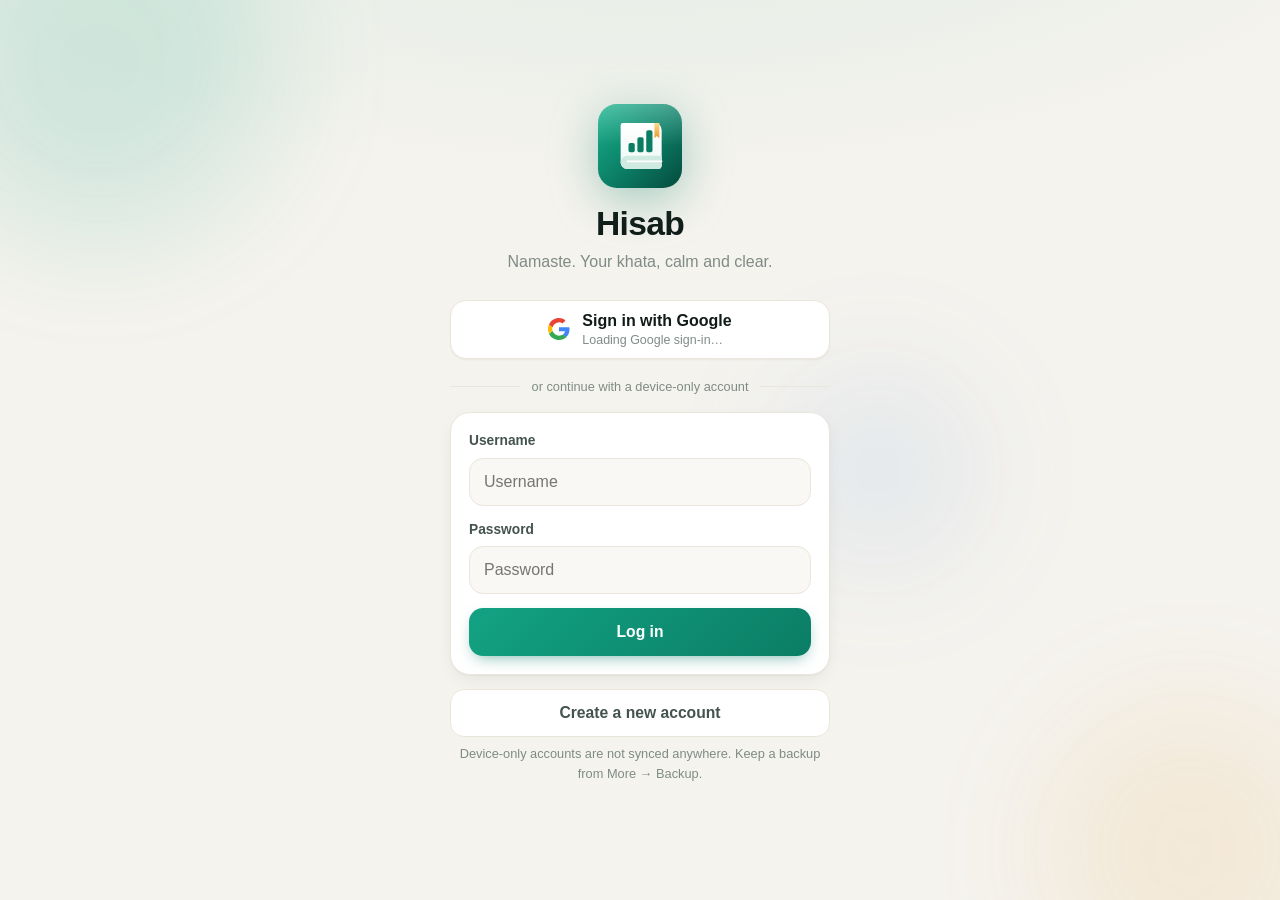
<file: index.html>
<!DOCTYPE html>
<html lang="en">
<head>
<meta charset="UTF-8">
<meta name="viewport" content="width=device-width, initial-scale=1, viewport-fit=cover">
<meta name="theme-color" content="#0b7d65" media="(prefers-color-scheme: light)">
<meta name="theme-color" content="#0b1210" media="(prefers-color-scheme: dark)">
<meta name="description" content="Hisab — a calm, offline-first khata (ledger) book with clear analytics for personal and small-business use.">
<meta name="apple-mobile-web-app-capable" content="yes">
<meta name="apple-mobile-web-app-title" content="Hisab">
<title>Hisab — Khata Book</title>
<link rel="icon" href="assets/logo.svg" type="image/svg+xml">
<link rel="icon" href="assets/favicon-32.png" sizes="32x32" type="image/png">
<link rel="apple-touch-icon" href="assets/apple-touch-icon.png">
<link rel="manifest" href="manifest.webmanifest">
<script>
/* Apply the saved theme before first paint (no flash). */
try { var t = localStorage.getItem('hisab_theme'); if (t === 'light' || t === 'dark') document.documentElement.setAttribute('data-theme', t); } catch (e) {}
</script>
<link rel="stylesheet" href="css/styles.css">
</head>
<body>
<div id="app">

  <!-- Create account -->
  <section id="view-create" class="view" hidden>
    <div class="auth-bg" aria-hidden="true"><span></span><span></span><span></span></div>
    <div class="center-wrap">
      <div class="brand">
        <img class="logo" src="assets/logo.svg" alt="Hisab logo" width="84" height="84">
        <h1>Hisab</h1>
        <p class="muted">Create your own khata in seconds.</p>
      </div>
      <button class="google-btn" id="google-btn-create" type="button">
        <span class="g-logo"><svg viewBox="0 0 24 24" aria-hidden="true"><path fill="#4285F4" d="M23.5 12.3c0-.9-.1-1.5-.3-2.3H12v4.5h6.5c-.1 1.1-.8 2.7-2.4 3.8l3.6 2.8c2.2-2 3.8-5 3.8-8.8z"/><path fill="#34A853" d="M12 24c3.2 0 6-1.1 8-2.9l-3.8-3c-1 .7-2.4 1.2-4.2 1.2-3.2 0-6-2.2-7-5.1l-3.9 3C3.2 21.5 7.3 24 12 24z"/><path fill="#FBBC05" d="M5 14.2c-.2-.7-.4-1.4-.4-2.2s.1-1.5.4-2.2L1.1 6.9C.4 8.5 0 10.2 0 12s.4 3.5 1.1 5l3.9-2.8z"/><path fill="#EA4335" d="M12 4.7c1.8 0 3 .8 3.7 1.4l3.3-3.2C17.9 1.1 15.2 0 12 0 7.3 0 3.2 2.5 1.1 7l3.9 3c1-2.9 3.8-5.3 7-5.3z"/></svg></span>
        <span class="g-text"><span class="g-title">Sign in with Google</span><span class="g-sub" id="google-sub-create">Syncs across your devices</span></span>
      </button>
      <p class="fineprint center" id="google-note-create" hidden></p>
      <div class="divider"><span>or create a device-only account</span></div>
      <form id="create-form" class="card form" autocomplete="off">
        <label>Username
          <input id="create-username" type="text" required minlength="3" maxlength="24" placeholder="e.g. kaza" autocomplete="username">
        </label>
        <label>Nickname <span class="muted">(optional — what we call you)</span>
          <input id="create-nickname" type="text" maxlength="30" placeholder="e.g. Kaji Dai">
        </label>
        <label>Password
          <input id="create-password" type="password" required minlength="4" maxlength="64" placeholder="Choose a password" autocomplete="new-password">
        </label>
        <label>Confirm password
          <input id="create-password2" type="password" required minlength="4" maxlength="64" placeholder="Repeat the password" autocomplete="new-password">
        </label>
        <label>Currency
          <select id="create-currency" class="field"></select>
        </label>
        <button class="btn primary block" type="submit">Create account</button>
        <p id="create-error" class="error" hidden></p>
      </form>
      <p class="center" style="margin-top:14px"><button class="btn ghost block" id="show-login" type="button">Back to log in</button></p>
      <p class="fineprint center">Device-only accounts live only in this browser. Use More → Backup to keep them safe.</p>
    </div>
  </section>

  <!-- Login -->
  <section id="view-login" class="view" hidden>
    <div class="auth-bg" aria-hidden="true"><span></span><span></span><span></span></div>
    <div class="center-wrap">
      <div class="brand">
        <img class="logo" src="assets/logo.svg" alt="Hisab logo" width="84" height="84">
        <h1>Hisab</h1>
        <p class="muted">Namaste. Your khata, calm and clear.</p>
      </div>
      <div id="continue-as-wrap" hidden>
        <button class="google-btn" id="continue-as-btn" type="button"></button>
      </div>
      <button class="google-btn" id="google-btn-login" type="button">
        <span class="g-logo"><svg viewBox="0 0 24 24" aria-hidden="true"><path fill="#4285F4" d="M23.5 12.3c0-.9-.1-1.5-.3-2.3H12v4.5h6.5c-.1 1.1-.8 2.7-2.4 3.8l3.6 2.8c2.2-2 3.8-5 3.8-8.8z"/><path fill="#34A853" d="M12 24c3.2 0 6-1.1 8-2.9l-3.8-3c-1 .7-2.4 1.2-4.2 1.2-3.2 0-6-2.2-7-5.1l-3.9 3C3.2 21.5 7.3 24 12 24z"/><path fill="#FBBC05" d="M5 14.2c-.2-.7-.4-1.4-.4-2.2s.1-1.5.4-2.2L1.1 6.9C.4 8.5 0 10.2 0 12s.4 3.5 1.1 5l3.9-2.8z"/><path fill="#EA4335" d="M12 4.7c1.8 0 3 .8 3.7 1.4l3.3-3.2C17.9 1.1 15.2 0 12 0 7.3 0 3.2 2.5 1.1 7l3.9 3c1-2.9 3.8-5.3 7-5.3z"/></svg></span>
        <span class="g-text"><span class="g-title">Sign in with Google</span><span class="g-sub" id="google-sub-login">Syncs across your devices</span></span>
      </button>
      <p class="fineprint center" id="google-note-login" hidden></p>
      <div class="divider"><span>or continue with a device-only account</span></div>
      <form id="login-form" class="card form" autocomplete="off">
        <label>Username
          <input id="login-username" type="text" required maxlength="24" placeholder="Username" autocomplete="username">
        </label>
        <label>Password
          <input id="login-password" type="password" required maxlength="64" placeholder="Password" autocomplete="current-password">
        </label>
        <button class="btn primary block" type="submit">Log in</button>
        <p id="login-error" class="error" hidden></p>
      </form>
      <p class="center" style="margin-top:14px"><button class="btn ghost block" id="show-create" type="button">Create a new account</button></p>
      <p class="fineprint center">Device-only accounts are not synced anywhere. Keep a backup from More → Backup.</p>
    </div>
  </section>

  <!-- Main app -->
  <section id="view-main" class="view" hidden>
    <header class="topbar">
      <div class="topbar-inner">
        <div class="topbar-row">
          <div class="brand-inline"><img class="logo-sm" src="assets/logo.svg" alt="" width="34" height="34"><div>Hisab<small id="portal-caption">Personal khata</small></div></div>
          <span class="spacer"></span>
          <span id="sync-pill" class="sync-pill" hidden></span>
          <button id="sync-now-btn" class="icon-btn sync-btn" title="Sync now" aria-label="Sync now" hidden><svg viewBox="0 0 24 24" fill="none" stroke="currentColor" stroke-width="2" stroke-linecap="round" stroke-linejoin="round" aria-hidden="true"><path d="M21 12a9 9 0 1 1-2.64-6.36"/><polyline points="21 3 21 9 15 9"/></svg></button>
          <button id="user-chip" class="user-chip" title="Profile &amp; account"></button>
        </div>
        <div class="segmented portal-switch" id="portal-switch" role="tablist" aria-label="Portal">
          <span class="thumb" aria-hidden="true"></span>
          <button id="portal-personal" class="portal-btn" data-portal="personal" role="tab">Personal</button>
          <button id="portal-business" class="portal-btn" data-portal="business" role="tab">Business</button>
        </div>
      </div>
    </header>

    <main class="content">
      <section id="tab-dashboard" class="tab" hidden></section>
      <section id="tab-entries" class="tab" hidden></section>
      <section id="tab-balances" class="tab" hidden></section>
      <section id="tab-vendors" class="tab" hidden></section>
      <section id="tab-more" class="tab" hidden></section>
    </main>

    <button id="fab" class="fab" aria-label="Add entry"></button>

    <nav class="bottomnav" aria-label="Sections">
      <button class="nav-btn" data-tab="dashboard"><span class="nav-ico"></span><span>Home</span></button>
      <button class="nav-btn" data-tab="entries"><span class="nav-ico"></span><span>Entries</span></button>
      <button class="nav-btn" data-tab="balances"><span class="nav-ico"></span><span>Balances</span></button>
      <button class="nav-btn" data-tab="vendors"><span class="nav-ico"></span><span>Vendors</span></button>
      <button class="nav-btn" data-tab="more"><span class="nav-ico"></span><span>More</span></button>
    </nav>
  </section>

  <!-- Entry add/edit sheet -->
  <div id="entry-modal" class="modal" hidden>
    <div class="sheet card" role="dialog" aria-modal="true" aria-labelledby="entry-modal-title">
      <div class="sheet-head">
        <h2 id="entry-modal-title">New entry</h2>
        <button class="icon-btn" id="entry-close" aria-label="Close" type="button"></button>
      </div>
      <form id="entry-form" autocomplete="off">
        <div class="type-grid" id="type-grid"></div>
        <div class="row2">
          <label class="amount-field">Amount
            <span class="cur">Rs</span>
            <input id="f-amount" type="number" required min="1" step="1" inputmode="numeric" placeholder="0">
          </label>
          <label>Date &amp; time
            <input id="f-when" type="datetime-local" required>
          </label>
        </div>
        <label>Description
          <input id="f-desc" type="text" required maxlength="80" placeholder="e.g. Rice, lentils, oil">
        </label>
        <label id="f-category-wrap">Category
          <select id="f-category" class="field"></select>
          <input id="f-category-new" type="text" maxlength="30" placeholder="New category name" hidden style="margin-top:8px">
        </label>
        <label><span id="f-party-label">Shop / vendor</span>
          <select id="f-party" class="field"></select>
          <input id="f-party-new" type="text" maxlength="60" placeholder="New vendor name" hidden style="margin-top:8px">
        </label>
        <label>Note <span class="muted">(optional)</span>
          <input id="f-note" type="text" maxlength="120" placeholder="Anything to remember">
        </label>
        <div class="form-actions">
          <button type="button" class="btn danger-ghost" id="entry-delete" hidden>Delete</button>
          <span class="spacer"></span>
          <button type="button" class="btn ghost" id="entry-cancel">Cancel</button>
          <button type="submit" class="btn primary">Save</button>
        </div>
      </form>
    </div>
  </div>

  <!-- Generic confirm dialog -->
  <div id="confirm-modal" class="modal" hidden>
    <div class="sheet card narrow" role="alertdialog" aria-modal="true" aria-labelledby="confirm-title">
      <h2 id="confirm-title">Are you sure?</h2>
      <p class="muted" id="confirm-text"></p>
      <div class="form-actions">
        <span class="spacer"></span>
        <button class="btn ghost" id="confirm-no" type="button">Cancel</button>
        <button class="btn danger" id="confirm-yes" type="button">Confirm</button>
      </div>
    </div>
  </div>

  <!-- Profile / account sheet -->
  <div id="account-modal" class="modal" hidden>
    <div class="sheet card narrow" role="dialog" aria-modal="true" aria-labelledby="account-title">
      <div class="sheet-head">
        <h2 id="account-title">Profile</h2>
        <button class="icon-btn" id="account-close" aria-label="Close" type="button"></button>
      </div>
      <div class="profile-edit">
        <span class="avatar lg" id="account-avatar">?</span>
        <div><div class="e-desc" id="account-name">—</div>
        <div class="em" id="account-sub">Signed in on this device</div></div>
      </div>
      <form id="nickname-form" class="inline-form" autocomplete="off">
        <label>Nickname
          <input id="account-nickname" class="field" type="text" maxlength="30" placeholder="What should Hisab call you?">
        </label>
        <button type="submit" class="btn primary" id="account-nickname-save">Save</button>
      </form>
      <p class="hint" id="nickname-hint">Shown in greetings and on the top bar. Leave empty to use your account name.</p>
      <button type="button" class="btn primary block" id="account-reconnect" style="margin-top:14px" hidden>Sync now</button>
      <p class="hint" id="offline-ready" style="margin-top:10px">Offline app: checking…</p>
      <div class="form-actions" style="margin-top:18px">
        <button type="button" class="btn ghost" id="account-switch">Switch account</button>
        <span class="spacer"></span>
        <button type="button" class="btn danger-ghost" id="account-logout">Log out</button>
      </div>
    </div>
  </div>

  <!-- Currency picker -->
  <div id="currency-modal" class="modal" hidden>
    <div class="sheet card narrow" role="dialog" aria-modal="true" aria-labelledby="currency-title">
      <div class="sheet-head">
        <h2 id="currency-title">Choose currency</h2>
        <button class="icon-btn" id="currency-close" aria-label="Close" type="button"></button>
      </div>
      <input id="currency-search" class="field" type="search" placeholder="Search name or code…" autocomplete="off" aria-label="Search currencies">
      <div id="currency-list" class="currency-list" role="listbox" aria-label="Currencies"></div>
    </div>
  </div>

  <!-- Vendor statement -->
  <div id="vendor-modal" class="modal" hidden>
    <div class="sheet card" role="dialog" aria-modal="true" aria-labelledby="vendor-title">
      <div class="sheet-head">
        <h2 id="vendor-title">Vendor</h2>
        <button class="icon-btn" id="vendor-close" aria-label="Close" type="button"></button>
      </div>
      <div id="vendor-body"></div>
    </div>
  </div>

  <!-- Add vendor -->
  <div id="vendor-add-modal" class="modal" hidden>
    <div class="sheet card narrow" role="dialog" aria-modal="true" aria-labelledby="va-title">
      <div class="sheet-head">
        <h2 id="va-title">Add vendor</h2>
        <button class="icon-btn" id="va-close" aria-label="Close" type="button"></button>
      </div>
      <form id="va-form" class="form" autocomplete="off">
        <label>Vendor name
          <input id="va-name" type="text" maxlength="60" placeholder="e.g. Bhatbhateni" autocomplete="off">
        </label>
        <div class="form-actions">
          <span class="spacer"></span>
          <button type="button" class="btn ghost" id="va-cancel">Cancel</button>
          <button type="submit" class="btn primary">Add vendor</button>
        </div>
      </form>
    </div>
  </div>

  <!-- Print / Save as PDF: statement options -->
  <div id="report-modal" class="modal" hidden>
    <div class="sheet card" role="dialog" aria-modal="true" aria-labelledby="report-title">
      <div class="sheet-head">
        <h2 id="report-title">Print statement</h2>
        <button class="icon-btn" id="report-close" aria-label="Close" type="button"></button>
      </div>
      <p class="hint" style="margin:-6px 2px 14px">Choose what goes on the page. In the next screen pick <b>Save as PDF</b> for a file, or a printer.</p>
      <form id="report-form" autocomplete="off">
        <div class="row2">
          <label>Khata
            <select id="r-portal" class="field">
              <option value="personal">Personal</option>
              <option value="business">Business</option>
            </select>
          </label>
          <label>Period
            <select id="r-period" class="field">
              <option value="month">This month</option>
              <option value="lastmonth">Last month</option>
              <option value="30d">Last 30 days</option>
              <option value="3m">Last 3 months</option>
              <option value="year">This year</option>
              <option value="all">All time</option>
              <option value="custom">Custom dates…</option>
            </select>
          </label>
        </div>
        <div class="row2" id="r-custom" hidden>
          <label>From <input id="r-from" type="date"></label>
          <label>To <input id="r-to" type="date"></label>
        </div>
        <label>Person / shop
          <select id="r-party" class="field"></select>
        </label>
        <label>Entry type
          <select id="r-type" class="field"></select>
        </label>
        <label>Contains text <span class="muted">(optional)</span>
          <input id="r-q" type="text" maxlength="60" placeholder="e.g. rice, rent">
        </label>
        <div class="check-list">
          <label class="check"><input type="checkbox" id="r-summary" checked> Summary &amp; totals by type</label>
          <label class="check"><input type="checkbox" id="r-balances" checked> Outstanding balances</label>
          <label class="check"><input type="checkbox" id="r-sign"> Signature lines</label>
        </div>
        <p class="hint" id="r-count" aria-live="polite"></p>
        <div class="form-actions">
          <span class="spacer"></span>
          <button type="button" class="btn ghost" id="report-cancel">Cancel</button>
          <button type="submit" class="btn primary" id="report-print">Print / Save PDF</button>
        </div>
      </form>
    </div>
  </div>

  <div id="toast" class="toast" role="status" aria-live="polite" hidden></div>
  <input type="file" id="import-file" accept="application/json" hidden>
</div>
<!-- The printable statement is built here; only visible when printing. -->
<div id="print-root"></div>
<script src="https://accounts.google.com/gsi/client" async defer></script>
<script src="js/config.js"></script>
<script src="js/drive.js"></script>
<script src="js/app.js"></script>
<script>
/* Offline support: cache the app shell so Hisab opens without internet.
 * Registration runs on load AND whenever the app becomes visible, because
 * home-screen (PWA) launches often resume a warm page with no fresh load
 * event — without the visible-retry the installer might never get a chance. */
var __lastSWReg = 0;
function registerSW() {
  if (!('serviceWorker' in navigator)) return;
  var now = Date.now();
  if (now - __lastSWReg < 60000) return; /* don't hammer the update check */
  __lastSWReg = now;
  try {
    var p = navigator.serviceWorker.register('sw.js');
    if (p && typeof p.catch === 'function') p.catch(function (err) {
      if (window.console && console.warn) console.warn('Hisab offline support unavailable:', err);
    });
  } catch (err) {
    if (window.console && console.warn) console.warn('Hisab offline support unavailable:', err);
  }
}
/* Register right away — do NOT wait for window 'load'. A slow third-party
 * iframe (Google's silent sign-in) can delay 'load' indefinitely, and
 * home-screen launches often resume a warm page with no 'load' at all.
 * The 'load' + visibility listeners below are just backups. */
registerSW();
if ('serviceWorker' in navigator) {
  window.addEventListener('load', registerSW);
  document.addEventListener('visibilitychange', function () {
    if (!document.hidden) registerSW();
  });
}
/* Self-heal: if the browser evicted the saved offline copy (storage
 * pressure), the installer can still report "ready" while a fresh launch
 * offline fails. When online, check the shell is really cached — if not,
 * ask the active worker to save it again. */
function healOfflineCache() {
  try {
    if (!('serviceWorker' in navigator) || !('caches' in window)) return;
    if (!navigator.onLine) return;
    caches.match('index.html').then(function (hit) {
      if (hit) return;
      navigator.serviceWorker.getRegistration().then(function (reg) {
        var w = reg && reg.active;
        if (w && typeof w.postMessage === 'function') {
          try { w.postMessage({ type: 'recache' }); } catch (e) { /* ignore */ }
        }
      }).catch(function () { /* ignore */ });
    }).catch(function () { /* ignore */ });
  } catch (e) { /* ignore */ }
}
setTimeout(healOfflineCache, 8000);
</script>
</body>
</html>
</file>
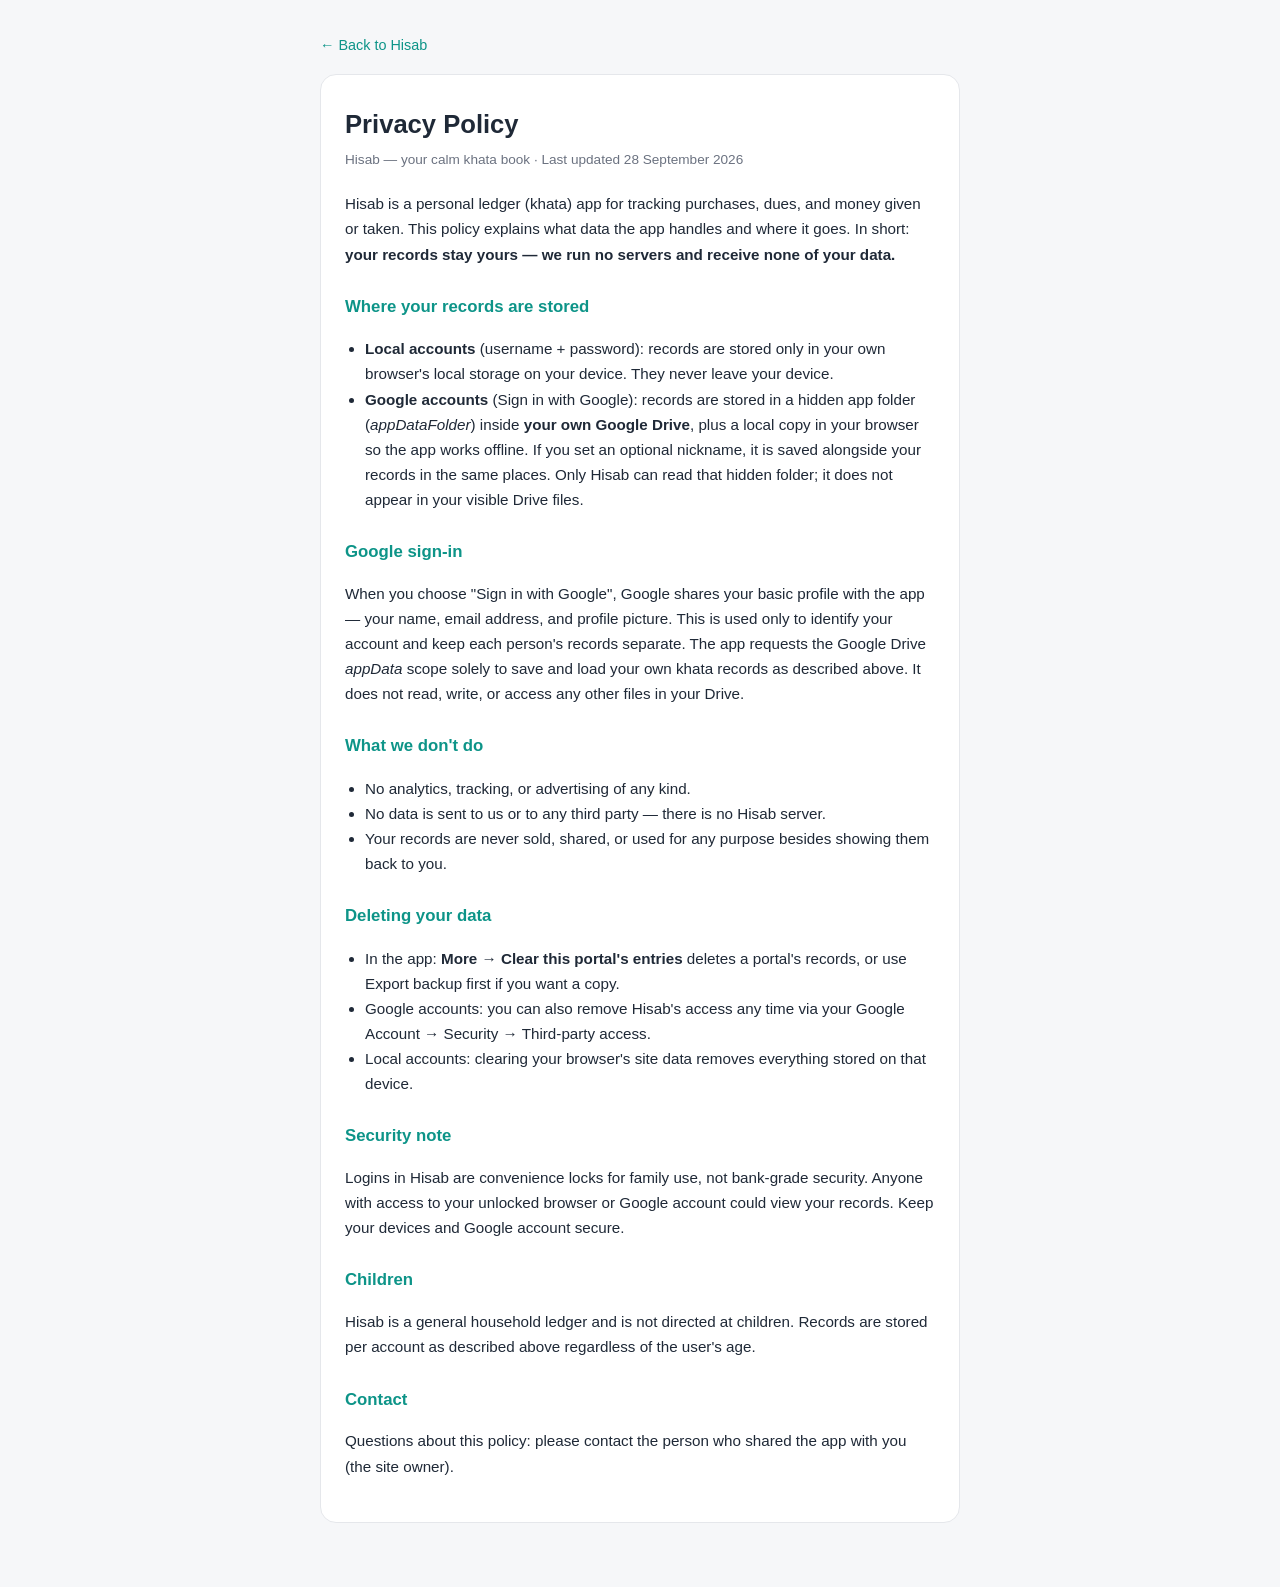
<file: privacy.html>
<!DOCTYPE html>
<html lang="en">
<head>
<meta charset="UTF-8">
<meta name="viewport" content="width=device-width, initial-scale=1.0">
<link rel="icon" href="assets/logo.svg" type="image/svg+xml">
<title>Privacy Policy — Hisab</title>
<style>
  :root { --ink:#1f2937; --muted:#6b7280; --accent:#0d9488; --bg:#f6f7f9; --card:#ffffff; --line:#e5e7eb; }
  * { box-sizing:border-box; }
  body { margin:0; background:var(--bg); color:var(--ink);
         font-family:-apple-system,BlinkMacSystemFont,"Segoe UI",Roboto,"Helvetica Neue",Arial,sans-serif;
         line-height:1.65; }
  .wrap { max-width:680px; margin:0 auto; padding:32px 20px 64px; }
  .card { background:var(--card); border:1px solid var(--line); border-radius:16px; padding:28px 24px; }
  h1 { font-size:1.6rem; margin:0 0 4px; }
  .updated { color:var(--muted); font-size:.85rem; margin-bottom:20px; }
  h2 { font-size:1.05rem; margin:26px 0 8px; color:var(--accent); }
  p, li { font-size:.95rem; }
  ul { padding-left:20px; }
  a { color:var(--accent); }
  .back { display:inline-block; margin-bottom:16px; font-size:.9rem; text-decoration:none; }
</style>
</head>
<body>
<div class="wrap">
  <a class="back" href="index.html">← Back to Hisab</a>
  <div class="card">
    <h1>Privacy Policy</h1>
    <div class="updated">Hisab — your calm khata book · Last updated 28 September 2026</div>

    <p>Hisab is a personal ledger (khata) app for tracking purchases, dues, and money given or taken. This policy explains what data the app handles and where it goes. In short: <strong>your records stay yours — we run no servers and receive none of your data.</strong></p>

    <h2>Where your records are stored</h2>
    <ul>
      <li><strong>Local accounts</strong> (username + password): records are stored only in your own browser's local storage on your device. They never leave your device.</li>
      <li><strong>Google accounts</strong> (Sign in with Google): records are stored in a hidden app folder (<em>appDataFolder</em>) inside <strong>your own Google Drive</strong>, plus a local copy in your browser so the app works offline. If you set an optional nickname, it is saved alongside your records in the same places. Only Hisab can read that hidden folder; it does not appear in your visible Drive files.</li>
    </ul>

    <h2>Google sign-in</h2>
    <p>When you choose "Sign in with Google", Google shares your basic profile with the app — your name, email address, and profile picture. This is used only to identify your account and keep each person's records separate. The app requests the Google Drive <em>appData</em> scope solely to save and load your own khata records as described above. It does not read, write, or access any other files in your Drive.</p>

    <h2>What we don't do</h2>
    <ul>
      <li>No analytics, tracking, or advertising of any kind.</li>
      <li>No data is sent to us or to any third party — there is no Hisab server.</li>
      <li>Your records are never sold, shared, or used for any purpose besides showing them back to you.</li>
    </ul>

    <h2>Deleting your data</h2>
    <ul>
      <li>In the app: <strong>More → Clear this portal's entries</strong> deletes a portal's records, or use Export backup first if you want a copy.</li>
      <li>Google accounts: you can also remove Hisab's access any time via your Google Account → Security → Third-party access.</li>
      <li>Local accounts: clearing your browser's site data removes everything stored on that device.</li>
    </ul>

    <h2>Security note</h2>
    <p>Logins in Hisab are convenience locks for family use, not bank-grade security. Anyone with access to your unlocked browser or Google account could view your records. Keep your devices and Google account secure.</p>

    <h2>Children</h2>
    <p>Hisab is a general household ledger and is not directed at children. Records are stored per account as described above regardless of the user's age.</p>

    <h2>Contact</h2>
    <p>Questions about this policy: please contact the person who shared the app with you (the site owner).</p>
  </div>
</div>
</body>
</html>
</file>
<file: css/styles.css>
/* =========================================================================
 * Hisab — premium, calm khata book.
 * Mobile-first, zero dependencies, system fonts, light + dark themes.
 * ========================================================================= */

:root{
  color-scheme:light;
  --bg:#f5f3ee;
  --bg-tint:rgba(18,163,131,.10);
  --surface:#ffffff;
  --surface-2:#faf8f4;
  --surface-3:#f1eee7;
  --ink:#111b18;
  --ink-2:#44534e;
  --muted:#7f8b86;
  --line:#ebe6dc;
  --line-2:#f2eee7;
  --accent:#0b7d65;
  --accent-2:#12a383;
  --accent-ink:#075e4c;
  --accent-soft:#e2f3ed;
  --gold:#e59a2f;
  --gold-soft:#fbf0dc;
  --danger:#c4432f;
  --danger-soft:#fbe9e5;
  --pos:#0b7d65;
  --neg:#c4432f;
  --glass:rgba(255,255,255,.78);
  --glass-line:rgba(17,27,24,.07);
  --scrim:rgba(10,20,17,.42);

  /* chart series — validated (dataviz validator, light surface) */
  --s-in:#0f9b7a;
  --s-out:#e0643a;
  --t1:#2a78d6; --t2:#eb6834; --t3:#1baf7a; --t4:#eda100; --t5:#e87ba4; --t6:#008300; --t7:#7c5cd6;

  --radius:20px;
  --radius-sm:14px;
  --shadow-sm:0 1px 2px rgba(17,27,24,.05);
  --shadow:0 1px 2px rgba(17,27,24,.04),0 6px 20px -6px rgba(17,27,24,.10);
  --shadow-lg:0 2px 6px rgba(17,27,24,.06),0 24px 48px -12px rgba(17,27,24,.22);
  --tap:48px;
  --ease:cubic-bezier(.2,.8,.2,1);
  --ease-spring:cubic-bezier(.34,1.56,.64,1);
  --font:-apple-system,BlinkMacSystemFont,"SF Pro Text","Segoe UI Variable Text","Segoe UI",Inter,Roboto,"Noto Sans","Helvetica Neue",sans-serif;
}

@media (prefers-color-scheme:dark){
  :root:not([data-theme="light"]){
    color-scheme:dark;
    --bg:#0b1210; --bg-tint:rgba(35,180,143,.10);
    --surface:#121b18; --surface-2:#16211e; --surface-3:#1c2925;
    --ink:#ecf2ef; --ink-2:#b3c0bb; --muted:#7c8a85;
    --line:#223029; --line-2:#1a2622;
    --accent:#23b48f; --accent-2:#2fcba2; --accent-ink:#62d8b6; --accent-soft:#12302a;
    --gold:#f0b050; --gold-soft:#34281a;
    --danger:#ef6b57; --danger-soft:#3a1d19; --pos:#4fd1ab; --neg:#ef7d6b;
    --glass:rgba(18,27,24,.78); --glass-line:rgba(255,255,255,.06); --scrim:rgba(0,0,0,.6);
    --s-in:#1ba583; --s-out:#e56a3e;
    --t1:#3987e5; --t2:#d95926; --t3:#199e70; --t4:#c98500; --t5:#d55181; --t6:#008300; --t7:#a58cf0;
    --shadow-sm:0 1px 2px rgba(0,0,0,.3);
    --shadow:0 1px 2px rgba(0,0,0,.3),0 8px 24px -8px rgba(0,0,0,.5);
    --shadow-lg:0 2px 6px rgba(0,0,0,.4),0 24px 48px -12px rgba(0,0,0,.7);
  }
}
:root[data-theme="dark"]{
  color-scheme:dark;
  --bg:#0b1210; --bg-tint:rgba(35,180,143,.10);
  --surface:#121b18; --surface-2:#16211e; --surface-3:#1c2925;
  --ink:#ecf2ef; --ink-2:#b3c0bb; --muted:#7c8a85;
  --line:#223029; --line-2:#1a2622;
  --accent:#23b48f; --accent-2:#2fcba2; --accent-ink:#62d8b6; --accent-soft:#12302a;
  --gold:#f0b050; --gold-soft:#34281a;
  --danger:#ef6b57; --danger-soft:#3a1d19; --pos:#4fd1ab; --neg:#ef7d6b;
  --glass:rgba(18,27,24,.78); --glass-line:rgba(255,255,255,.06); --scrim:rgba(0,0,0,.6);
  --s-in:#1ba583; --s-out:#e56a3e;
  --t1:#3987e5; --t2:#d95926; --t3:#199e70; --t4:#c98500; --t5:#d55181; --t6:#008300; --t7:#a58cf0;
  --shadow-sm:0 1px 2px rgba(0,0,0,.3);
  --shadow:0 1px 2px rgba(0,0,0,.3),0 8px 24px -8px rgba(0,0,0,.5);
  --shadow-lg:0 2px 6px rgba(0,0,0,.4),0 24px 48px -12px rgba(0,0,0,.7);
}

*{box-sizing:border-box;-webkit-tap-highlight-color:transparent}
html,body{margin:0;padding:0;overflow-x:hidden;overflow-x:clip}
body{
  background:var(--bg);
  background-image:radial-gradient(1200px 520px at 50% -180px,var(--bg-tint),transparent 70%);
  background-attachment:fixed;
  color:var(--ink);
  font-family:var(--font);
  font-size:16px;line-height:1.5;
  min-height:100dvh;
  -webkit-font-smoothing:antialiased;
  transition:background-color .35s var(--ease),color .35s var(--ease);
}
h1,h2,h3{margin:0;line-height:1.2;letter-spacing:-.02em}
h1{font-size:2rem;font-weight:800} h2{font-size:1.2rem;font-weight:750} h3{font-size:1rem;font-weight:700}
p{margin:.4em 0}
a{color:var(--accent)}
.muted{color:var(--muted)} .center{text-align:center}
.fineprint{font-size:.8rem;color:var(--muted);line-height:1.55}
.error{color:var(--danger);font-size:.9rem;margin:10px 0 0}
.spacer{flex:1}
.num{font-variant-numeric:tabular-nums}

#app{min-height:100dvh;position:relative}
.view{min-height:100dvh;display:flex;flex-direction:column}
[hidden]{display:none!important}

/* ================= auth screens ================= */
.auth-bg{position:fixed;inset:0;pointer-events:none;overflow:hidden;z-index:0}
.auth-bg span{position:absolute;border-radius:50%;filter:blur(60px);opacity:.55;animation:float 16s ease-in-out infinite}
.auth-bg span:nth-child(1){width:360px;height:360px;background:rgba(18,163,131,.28);top:-120px;left:-80px}
.auth-bg span:nth-child(2){width:300px;height:300px;background:rgba(229,154,47,.20);bottom:-100px;right:-60px;animation-delay:-5s}
.auth-bg span:nth-child(3){width:220px;height:220px;background:rgba(42,120,214,.14);top:40%;left:60%;animation-delay:-9s}
@keyframes float{0%,100%{transform:translate(0,0) scale(1)}50%{transform:translate(30px,24px) scale(1.08)}}

.center-wrap{position:relative;z-index:1;margin:auto;width:100%;max-width:420px;padding:40px 20px 48px}
.center-wrap > *{animation:rise .7s var(--ease) both}
.center-wrap > *:nth-child(2){animation-delay:.06s}
.center-wrap > *:nth-child(3){animation-delay:.12s}
.center-wrap > *:nth-child(4){animation-delay:.18s}
.center-wrap > *:nth-child(5){animation-delay:.24s}
.center-wrap > *:nth-child(n+6){animation-delay:.3s}
.brand{text-align:center;margin-bottom:26px}
.brand .logo{width:84px;height:84px;margin:0 auto 16px;display:block;filter:drop-shadow(0 12px 24px rgba(11,125,101,.35));animation:pop .8s var(--ease-spring) both}
.brand h1{font-size:2.1rem}
.brand p{margin-top:6px}
@keyframes pop{from{transform:scale(.6) rotate(-8deg);opacity:0}to{transform:none;opacity:1}}

.logo-sm{width:34px;height:34px;display:block;flex:none;filter:drop-shadow(0 4px 10px rgba(11,125,101,.3))}
.brand-inline{display:flex;align-items:center;gap:10px;font-size:1.2rem;font-weight:800;letter-spacing:-.02em}
.brand-inline small{display:block;font-size:.68rem;font-weight:600;color:var(--muted);letter-spacing:.02em;margin-top:-2px}

.card{
  background:var(--surface);border:1px solid var(--line);
  border-radius:var(--radius);box-shadow:var(--shadow);
  padding:18px;
  transition:background-color .35s var(--ease),border-color .35s var(--ease);
}

/* ================= forms ================= */
.form label,.sheet label{display:block;margin:0 0 14px;font-weight:650;font-size:.86rem;color:var(--ink-2)}
.form input,.sheet input,.field{
  width:100%;margin-top:6px;padding:12px 14px;min-height:var(--tap);
  border:1.5px solid var(--line);border-radius:14px;font-size:1rem;
  background:var(--surface-2);color:var(--ink);font-family:inherit;
  transition:border-color .2s,box-shadow .2s,background-color .2s;
}
.form input:hover,.sheet input:hover{border-color:color-mix(in srgb,var(--accent) 30%,var(--line))}
input:focus,select:focus{outline:none;border-color:var(--accent);box-shadow:0 0 0 4px color-mix(in srgb,var(--accent) 18%,transparent);background:var(--surface)}
button:focus-visible,a:focus-visible{outline:2px solid var(--accent);outline-offset:2px}
.row2{display:grid;grid-template-columns:1fr 1fr;gap:12px}
.form-actions{display:flex;gap:10px;margin-top:8px;align-items:center}

.btn{
  border:0;border-radius:14px;padding:12px 18px;min-height:var(--tap);
  font-size:.98rem;font-weight:700;cursor:pointer;font-family:inherit;
  display:inline-flex;align-items:center;justify-content:center;gap:8px;
  transition:transform .15s var(--ease),background-color .2s,box-shadow .2s,opacity .2s;
}
.btn:active{transform:scale(.97)}
.btn svg{width:18px;height:18px}
.btn.primary{background:linear-gradient(135deg,var(--accent-2),var(--accent));color:#fff;box-shadow:0 6px 16px -6px rgba(11,125,101,.6)}
.btn.primary:hover{box-shadow:0 10px 22px -8px rgba(11,125,101,.7)}
.btn.ghost{background:var(--surface);color:var(--ink-2);border:1.5px solid var(--line)}
.btn.ghost:hover{background:var(--surface-2)}
.btn.danger{background:var(--danger);color:#fff}
.btn.danger-ghost{background:transparent;color:var(--danger);border:1.5px solid var(--danger-soft)}
.btn.small{min-height:38px;padding:8px 14px;font-size:.88rem;border-radius:12px}
.btn.block{width:100%}
.btn:disabled{opacity:.5;cursor:default;transform:none}

/* ================= Google sign-in ================= */
.google-btn{
  width:100%;background:var(--surface);border:1.5px solid var(--line);border-radius:16px;
  min-height:56px;font-family:inherit;cursor:pointer;color:var(--ink);
  display:flex;align-items:center;justify-content:center;gap:12px;
  padding:10px 16px;font-size:1rem;margin-bottom:8px;box-shadow:var(--shadow-sm);
  transition:transform .15s var(--ease),box-shadow .2s,border-color .2s;
}
.google-btn:hover:not(:disabled){box-shadow:var(--shadow);border-color:color-mix(in srgb,var(--accent) 30%,var(--line))}
.google-btn:active:not(:disabled){transform:scale(.98)}
.google-btn:disabled{opacity:.8;cursor:default}
.google-btn .g-logo svg{width:22px;height:22px;display:block}
.google-btn .g-text{text-align:left;line-height:1.3}
.google-btn .g-title{font-weight:700;display:block}
.google-btn .g-sub{font-weight:400;font-size:.78rem;color:var(--muted);display:block}
.google-btn .g-avatar{width:34px;height:34px;border-radius:50%;object-fit:cover;flex:none}
.divider{display:flex;align-items:center;gap:12px;color:var(--muted);font-size:.8rem;margin:18px 0 16px}
.divider::before,.divider::after{content:'';flex:1;height:1px;background:var(--line)}

/* ================= top bar ================= */
.topbar{
  position:sticky;top:0;z-index:20;
  background:var(--glass);backdrop-filter:saturate(1.6) blur(16px);-webkit-backdrop-filter:saturate(1.6) blur(16px);
  border-bottom:1px solid var(--glass-line);
}
.topbar-inner{max-width:1120px;margin:0 auto;padding:12px 16px 12px;display:flex;flex-direction:column;gap:12px}
.topbar-row{display:flex;align-items:center;gap:10px}
.user-chip{
  border:1px solid var(--line);background:var(--surface);border-radius:999px;
  padding:4px 12px 4px 4px;font-weight:700;font-size:.88rem;color:var(--ink);
  display:flex;align-items:center;gap:8px;cursor:pointer;font-family:inherit;max-width:180px;
  transition:box-shadow .2s,transform .15s var(--ease);
}
.user-chip:hover{box-shadow:var(--shadow)}
.user-chip:active{transform:scale(.97)}
.user-chip span.nm{overflow:hidden;text-overflow:ellipsis;white-space:nowrap}
.chip-avatar{width:30px;height:30px;border-radius:50%;object-fit:cover;flex:none}

.avatar{
  width:42px;height:42px;border-radius:50%;
  background:linear-gradient(135deg,hsl(var(--h,160) 55% 55%),hsl(calc(var(--h,160) + 30) 60% 38%));
  color:#fff;display:flex;align-items:center;justify-content:center;font-weight:800;font-size:1rem;flex:0 0 auto;
  overflow:hidden;
}
.avatar.sm{width:30px;height:30px;font-size:.8rem}
.avatar.lg{width:72px;height:72px;font-size:1.6rem;box-shadow:0 10px 24px -8px rgba(0,0,0,.35)}
.avatar img{width:100%;height:100%;object-fit:cover;display:block}

/* portal segmented control with sliding thumb */
.segmented{
  position:relative;display:grid;grid-auto-flow:column;grid-auto-columns:1fr;
  background:var(--surface-3);border-radius:14px;padding:4px;gap:0;isolation:isolate;
}
.segmented .thumb{
  position:absolute;top:4px;bottom:4px;left:4px;border-radius:10px;background:var(--surface);
  box-shadow:0 1px 2px rgba(0,0,0,.08),0 4px 12px -4px rgba(0,0,0,.16);z-index:-1;
  transition:transform .45s var(--ease-spring),width .3s var(--ease);
}
.segmented button{
  border:0;background:transparent;border-radius:10px;padding:8px 10px;min-height:40px;
  font-size:.9rem;font-weight:700;color:var(--muted);cursor:pointer;font-family:inherit;
  transition:color .25s;display:flex;align-items:center;justify-content:center;gap:6px;white-space:nowrap;
}
.segmented button svg{width:16px;height:16px}
.segmented button.active{color:var(--ink)}
.segmented.sm button{min-height:34px;font-size:.8rem;padding:6px 8px}

/* ================= sync pill ================= */
.sync-pill{
  display:inline-flex;align-items:center;justify-content:center;gap:7px;
  font-size:.72rem;font-weight:700;letter-spacing:.01em;
  border:1px solid var(--line);border-radius:999px;padding:6px 12px;min-width:92px;
  background:var(--surface);color:var(--ink-2);white-space:nowrap;
  box-shadow:var(--shadow-sm);
}
.sync-pill .dot{width:8px;height:8px;border-radius:50%;background:var(--muted);flex:none}
.sync-pill .txt{overflow:hidden;text-overflow:ellipsis;white-space:nowrap;min-width:0}
.sync-pill.ok{background:var(--accent-soft);border-color:transparent;color:var(--accent-ink)}
.sync-pill.ok .dot{background:var(--accent)}
.sync-pill.busy{background:var(--gold-soft);border-color:transparent;color:var(--ink-2)}
.sync-pill.busy .dot{background:var(--gold);animation:pulse 1s infinite}
.sync-pill.warn{background:var(--gold-soft);border-color:transparent;color:var(--ink-2)}
.sync-pill.warn .dot{background:var(--gold)}
.sync-pill.bad{background:var(--danger-soft);border-color:transparent;color:var(--danger);cursor:pointer}
.sync-pill.bad .dot{background:var(--danger)}
@keyframes pulse{50%{opacity:.25}}

.icon-btn{
  width:40px;height:40px;border-radius:12px;border:1px solid var(--line);
  background:var(--surface);display:inline-flex;align-items:center;justify-content:center;cursor:pointer;color:var(--ink-2);
  transition:background-color .2s,transform .15s var(--ease);
}
.icon-btn:hover{background:var(--surface-2)}
.icon-btn:active{transform:scale(.94)}
.icon-btn svg{width:20px;height:20px}
/* Dashboard sync button: compact, spins while a sync is running. */
.sync-btn{width:36px;height:36px;border-radius:11px}
.sync-btn.spin{pointer-events:none;opacity:.75}
.sync-btn.spin svg{animation:syncrot 1.1s linear infinite;transform-origin:center}

/* ============ mobile topbar: compact, no layout shift ============
 * Phones (<=520px) get a fixed-width sync pill with short labels, an
 * avatar-only account chip, and tighter spacing — the row fits 360px
 * screens and never jumps when the sync state changes. */
@media (max-width:520px){
  .topbar-inner{padding:10px 12px 10px;gap:10px}
  .topbar-row{gap:8px}
  .brand-inline{font-size:1.02rem;gap:8px}
  .brand-inline .logo-sm{width:28px;height:28px}
  .brand-inline small{font-size:.62rem}
  .sync-pill{
    min-width:0;width:92px;flex:none;padding:6px 8px;gap:6px;
    font-size:.68rem;justify-content:center;
  }
  .sync-btn{width:34px;height:34px;flex:none}
  .user-chip{max-width:none;padding:4px;gap:0;flex:none}
  .user-chip span.nm{display:none}
  /* Phones: the frosted-glass blur on the sticky topbar + bottom nav makes
   * the page shimmer/jitter while scrolling on mobile GPUs. Solid bar. */
  .topbar,.bottomnav{
    backdrop-filter:none;-webkit-backdrop-filter:none;background:var(--surface);
  }
}
@keyframes syncrot{to{transform:rotate(360deg)}}

/* ================= layout ================= */
.content{flex:1;width:100%;max-width:1120px;margin:0 auto;padding:18px 16px 190px}
.tab{display:flex;flex-direction:column;gap:14px}
.tab.anim > *{animation:rise .55s var(--ease) both;animation-delay:calc(var(--i,0) * 45ms)}
@keyframes rise{from{opacity:0;transform:translateY(14px)}to{opacity:1;transform:none}}
@keyframes fade{from{opacity:0}to{opacity:1}}

.section-title{display:flex;align-items:center;justify-content:space-between;gap:10px;font-size:.78rem;font-weight:800;text-transform:uppercase;letter-spacing:.07em;color:var(--muted);margin:10px 4px -4px}
.section-title .link{font-size:.8rem;text-transform:none;letter-spacing:0;font-weight:700;color:var(--accent);background:none;border:0;cursor:pointer;font-family:inherit;padding:4px}

/* ================= dashboard ================= */
.greet{display:flex;align-items:center;justify-content:space-between;gap:12px;flex-wrap:wrap}
.greet h2{font-size:1.5rem;font-weight:800;display:flex;align-items:center;gap:8px}
.greet .edit-name{border:0;background:var(--surface-3);color:var(--ink-2);width:28px;height:28px;border-radius:9px;display:inline-flex;align-items:center;justify-content:center;cursor:pointer;transition:background-color .2s,transform .15s}
.greet .edit-name:hover{background:var(--accent-soft);color:var(--accent-ink)}
.greet .edit-name svg{width:14px;height:14px}
.greet p{margin:2px 0 0}
.period-wrap{min-width:280px;flex:0 1 380px}

.dash-grid{display:grid;grid-template-columns:1fr;gap:14px}
.dash-grid > *{min-width:0}
@media (min-width:960px){
  .dash-grid{grid-template-columns:repeat(12,1fr);gap:16px}
  .span-12{grid-column:span 12}.span-8{grid-column:span 8}.span-7{grid-column:span 7}
  .span-6{grid-column:span 6}.span-5{grid-column:span 5}.span-4{grid-column:span 4}
}

.hero{
  position:relative;overflow:hidden;border-radius:24px;padding:22px 22px 18px;color:#fff;
  background:linear-gradient(135deg,#12a383 0%,#0b7d65 45%,#064c3d 100%);
  box-shadow:0 18px 40px -18px rgba(11,125,101,.75);
}
.hero::before{content:'';position:absolute;width:320px;height:320px;border-radius:50%;right:-120px;top:-160px;background:radial-gradient(circle,rgba(255,255,255,.22),transparent 65%)}
.hero::after{content:'';position:absolute;inset:0;background:linear-gradient(115deg,transparent 35%,rgba(255,255,255,.10) 50%,transparent 65%);transform:translateX(-100%);animation:sheen 3.2s 0.6s var(--ease) both}
@keyframes sheen{to{transform:translateX(100%)}}
.hero .k{font-size:.8rem;font-weight:700;opacity:.85;letter-spacing:.02em;display:flex;align-items:center;gap:8px}
.hero .v{font-size:clamp(2.2rem,8vw,3rem);font-weight:800;letter-spacing:-.03em;line-height:1.1;margin-top:6px;font-variant-numeric:tabular-nums}
.hero .sub{display:flex;gap:18px;flex-wrap:wrap;margin-top:14px;position:relative;z-index:1}
.hero .sub div{font-size:.78rem;opacity:.85}
.hero .sub b{display:block;font-size:1.02rem;opacity:1;font-weight:750;font-variant-numeric:tabular-nums}
.hero .spark{position:relative;height:56px;margin:12px -4px -4px}
.hero .spark svg{width:100%;height:100%;display:block;overflow:visible}
.delta{display:inline-flex;align-items:center;gap:3px;font-size:.74rem;font-weight:800;padding:3px 8px;border-radius:999px;white-space:nowrap}
.delta svg{width:12px;height:12px}
.delta.good{background:color-mix(in srgb,var(--pos) 14%,transparent);color:var(--pos)}
.delta.bad{background:color-mix(in srgb,var(--neg) 14%,transparent);color:var(--neg)}
.delta.flat{background:var(--surface-3);color:var(--muted)}
.hero .delta{background:rgba(255,255,255,.18);color:#fff}

.kpi-grid{display:grid;grid-template-columns:1fr 1fr;gap:12px}
@media (min-width:960px){.kpi-grid{grid-template-columns:repeat(4,1fr)}}
.kpi{
  background:var(--surface);border:1px solid var(--line);border-radius:18px;padding:14px 14px 13px;box-shadow:var(--shadow);
  display:flex;flex-direction:column;gap:6px;min-width:0;
  transition:transform .25s var(--ease),box-shadow .25s var(--ease);
}
.kpi:hover{transform:translateY(-2px);box-shadow:var(--shadow-lg)}
.kpi .k{font-size:.76rem;color:var(--muted);font-weight:700;display:flex;align-items:center;gap:7px}
.kpi .k .ico{width:26px;height:26px;border-radius:8px;display:inline-flex;align-items:center;justify-content:center;flex:none}
.kpi .k .ico svg{width:15px;height:15px}
.kpi .v{font-size:1.32rem;font-weight:800;letter-spacing:-.02em;font-variant-numeric:tabular-nums;white-space:nowrap;overflow:hidden;text-overflow:ellipsis}
.kpi .foot{display:flex;align-items:center;gap:6px;font-size:.72rem;color:var(--muted);flex-wrap:wrap}

.panel{background:var(--surface);border:1px solid var(--line);border-radius:var(--radius);box-shadow:var(--shadow);padding:18px;min-width:0}
.panel-head{display:flex;align-items:flex-start;justify-content:space-between;gap:10px;margin-bottom:14px}
.panel-head h3{font-size:1rem}
.panel-head p{margin:2px 0 0;font-size:.8rem;color:var(--muted)}
.legend{display:flex;gap:14px;flex-wrap:wrap;font-size:.78rem;color:var(--ink-2);font-weight:600}
.legend span{display:inline-flex;align-items:center;gap:6px}
.legend i{width:10px;height:10px;border-radius:3px;display:inline-block}

/* position (owe / owed) */
.position .nums{display:grid;grid-template-columns:1fr 1fr;gap:12px}
.position .nums .k{font-size:.76rem;color:var(--muted);font-weight:700}
.position .nums .v{font-size:1.25rem;font-weight:800;font-variant-numeric:tabular-nums;letter-spacing:-.02em}
.position .nums .v.neg{color:var(--neg)} .position .nums .v.pos{color:var(--pos)}
.split{display:flex;height:10px;border-radius:999px;overflow:hidden;margin:14px 0 10px;background:var(--surface-3);gap:2px}
.split i{display:block;height:100%;transform-origin:left;animation:grow-x .9s var(--ease) both}
.split i:first-child{border-radius:999px 0 0 999px}.split i:last-child{border-radius:0 999px 999px 0}
@keyframes grow-x{from{transform:scaleX(0)}to{transform:scaleX(1)}}
.net-line{display:flex;justify-content:space-between;align-items:center;font-size:.85rem;color:var(--ink-2);padding-top:10px;border-top:1px dashed var(--line)}
.net-line b{font-variant-numeric:tabular-nums}

/* column charts (HTML) */
.cols{position:relative;height:190px;display:flex;align-items:stretch;gap:2px;padding-left:44px}
.cols.short{height:130px}
.cols .grid{position:absolute;left:44px;right:0;height:1px;background:var(--line-2)}
.cols .grid.base{background:var(--line)}
.cols .ylab{position:absolute;left:0;width:40px;text-align:right;font-size:.66rem;color:var(--muted);transform:translateY(-50%);font-variant-numeric:tabular-nums}
.cols .slot{flex:1;position:relative;cursor:pointer;min-width:0;border-radius:6px;transition:background-color .15s}
.cols .slot:hover,.cols .slot.hot{background:color-mix(in srgb,var(--ink) 5%,transparent)}
.cols .bar{position:absolute;left:50%;width:min(72%,24px);transform:translateX(-50%);transform-origin:bottom}
.cols .bar.up{border-radius:4px 4px 0 0}
.cols .bar.down{border-radius:0 0 4px 4px;transform-origin:top}
.cols .bar > i{display:block;width:100%;height:100%;border-radius:inherit;background:var(--c);transform-origin:inherit;animation:grow-y .8s var(--ease) both;animation-delay:calc(var(--i,0) * 18ms)}
.cols .bar.dim > i{opacity:.38}
@keyframes grow-y{from{transform:scaleY(0)}to{transform:scaleY(1)}}
.xlabs{display:flex;gap:2px;padding-left:44px;margin-top:6px}
.xlabs span{flex:1;text-align:center;font-size:.66rem;color:var(--muted);white-space:nowrap;min-width:0;overflow:visible}
.bar-cap{position:absolute;left:50%;transform:translateX(-50%);font-size:.68rem;font-weight:800;color:var(--ink);white-space:nowrap;animation:fade .5s .6s both}

.tip{
  position:absolute;z-index:5;pointer-events:none;background:var(--ink);color:var(--bg);
  border-radius:12px;padding:9px 12px;font-size:.76rem;line-height:1.45;min-width:140px;
  box-shadow:var(--shadow-lg);opacity:0;transform:translate(-50%,calc(-100% - 6px)) scale(.96);
  transition:opacity .15s,transform .15s var(--ease);white-space:nowrap
}
.tip.show{opacity:1;transform:translate(-50%,calc(-100% - 10px)) scale(1)}
.tip b{font-weight:800}
.tip .r{display:flex;justify-content:space-between;gap:14px;font-variant-numeric:tabular-nums}
.tip .r i{display:inline-block;width:8px;height:8px;border-radius:2px;margin-right:6px}
.chart-wrap{position:relative}

/* donut */
.donut-wrap{display:grid;grid-template-columns:150px 1fr;gap:18px;align-items:center}
@media (max-width:380px){.donut-wrap{grid-template-columns:1fr;justify-items:center}}
.donut{position:relative;width:150px;height:150px}
.donut svg{width:100%;height:100%;transform:rotate(-90deg);display:block}
.donut circle.seg{fill:none;stroke-width:18;stroke-linecap:butt;animation:dash 1.1s var(--ease) both;transition:stroke-width .2s var(--ease),opacity .2s}
.donut circle.seg.hot{stroke-width:22}
.donut.has-hot circle.seg:not(.hot){opacity:.35}
@keyframes dash{from{stroke-dasharray:0 1000}}
.donut .mid{position:absolute;inset:0;display:flex;flex-direction:column;align-items:center;justify-content:center;text-align:center;pointer-events:none}
.donut .mid b{font-size:1.05rem;font-weight:800;font-variant-numeric:tabular-nums;letter-spacing:-.02em}
.donut .mid span{font-size:.68rem;color:var(--muted);font-weight:700;text-transform:uppercase;letter-spacing:.06em}
.dlist{display:flex;flex-direction:column;gap:2px;width:100%}
.dlist button{display:grid;grid-template-columns:10px 1fr auto auto;gap:10px;align-items:center;border:0;background:none;padding:7px 8px;border-radius:10px;cursor:pointer;font-family:inherit;color:var(--ink);text-align:left;font-size:.84rem;transition:background-color .15s}
.dlist button:hover,.dlist button.hot{background:var(--surface-3)}
.dlist i{width:10px;height:10px;border-radius:3px}
.dlist .p{color:var(--muted);font-size:.74rem;font-weight:700;min-width:34px;text-align:right}
.dlist .a{font-weight:750;font-variant-numeric:tabular-nums}

/* horizontal bars (top people) */
.hbars{display:flex;flex-direction:column;gap:12px}
.hbar{display:grid;grid-template-columns:34px 1fr;gap:10px;align-items:center;cursor:pointer;border:0;background:none;padding:4px;border-radius:12px;font-family:inherit;color:var(--ink);text-align:left;transition:background-color .15s}
.hbar:hover{background:var(--surface-2)}
.hbar .avatar{width:34px;height:34px;font-size:.8rem}
.hbar .row{display:flex;justify-content:space-between;gap:8px;font-size:.85rem;margin-bottom:6px}
.hbar .row b{font-weight:700;white-space:nowrap;overflow:hidden;text-overflow:ellipsis}
.hbar .row span{font-weight:800;font-variant-numeric:tabular-nums;white-space:nowrap}
.hbar .track{height:8px;border-radius:999px;background:var(--surface-3);overflow:hidden}
.hbar .fill{height:100%;border-radius:999px;background:linear-gradient(90deg,var(--accent-2),var(--accent));transform-origin:left;animation:grow-x .9s var(--ease) both;animation-delay:calc(var(--i,0) * 70ms)}
.hbar .meta{font-size:.72rem;color:var(--muted);margin-top:4px}
.hbar .meta .owe{color:var(--neg);font-weight:700}.hbar .meta .owed{color:var(--pos);font-weight:700}

/* highlights */
.hl-grid{display:grid;grid-template-columns:1fr 1fr;gap:10px}
.hl{background:var(--surface-2);border:1px solid var(--line-2);border-radius:14px;padding:12px;min-width:0}
.hl .k{font-size:.7rem;color:var(--muted);font-weight:800;text-transform:uppercase;letter-spacing:.05em}
.hl .v{font-weight:800;font-size:1rem;margin-top:3px;font-variant-numeric:tabular-nums;white-space:nowrap;overflow:hidden;text-overflow:ellipsis}
.hl .s{font-size:.74rem;color:var(--ink-2);line-height:1.4}

.nudge{display:flex;align-items:center;gap:12px;background:var(--gold-soft);border:1px solid color-mix(in srgb,var(--gold) 30%,transparent);border-radius:16px;padding:12px 14px}
.nudge svg{width:22px;height:22px;color:var(--gold);flex:none}
.nudge p{margin:0;font-size:.86rem;flex:1}
.nudge .x{border:0;background:none;color:var(--muted);cursor:pointer;padding:4px;display:flex}
.nudge .x svg{width:16px;height:16px;color:var(--muted)}

/* ================= entries ================= */
.toolbar{display:flex;flex-direction:column;gap:10px}
.search{position:relative}
.search input{padding-left:44px;margin-top:0;background:var(--surface);box-shadow:var(--shadow-sm)}
.search-ico{position:absolute;left:14px;top:50%;transform:translateY(-50%);color:var(--muted);pointer-events:none;display:flex}
.search-ico svg{width:19px;height:19px}
.search .clear{position:absolute;right:8px;top:50%;transform:translateY(-50%);border:0;background:var(--surface-3);color:var(--ink-2);width:28px;height:28px;border-radius:50%;cursor:pointer;display:flex;align-items:center;justify-content:center}
.search .clear svg{width:14px;height:14px}
.chip-row{display:flex;gap:8px;overflow-x:auto;padding:2px 2px 4px;scrollbar-width:none;margin:0 -2px}
.chip-row::-webkit-scrollbar{display:none}
.chip{
  flex:0 0 auto;border:1.5px solid var(--line);background:var(--surface);border-radius:999px;
  padding:7px 14px;font-size:.84rem;font-weight:700;color:var(--ink-2);cursor:pointer;font-family:inherit;min-height:38px;
  display:inline-flex;align-items:center;gap:7px;transition:all .2s var(--ease);
}
.chip i{width:8px;height:8px;border-radius:50%;background:var(--c,var(--muted))}
.chip:hover{border-color:color-mix(in srgb,var(--ink) 20%,var(--line))}
.chip.active{background:var(--ink);border-color:var(--ink);color:var(--bg)}
.summary-line{display:flex;justify-content:space-between;align-items:baseline;padding:2px 4px}
.summary-line .total{font-weight:800;font-size:1.02rem;font-variant-numeric:tabular-nums}

.day-group{display:flex;flex-direction:column}
.day-head{display:flex;justify-content:space-between;align-items:baseline;padding:14px 6px 8px;font-weight:800}
.day-head .d{font-size:.88rem}
.day-head .t{font-size:.84rem;color:var(--ink-2);font-variant-numeric:tabular-nums}
.list-card{background:var(--surface);border:1px solid var(--line);border-radius:18px;box-shadow:var(--shadow);overflow:hidden}
.entry-row{
  display:flex;gap:12px;align-items:center;background:transparent;border:0;
  padding:12px 14px;cursor:pointer;width:100%;text-align:left;font-family:inherit;color:var(--ink);
  transition:background-color .15s;
}
.entry-row + .entry-row{border-top:1px solid var(--line-2)}
.entry-row:hover{background:var(--surface-2)}
.entry-row:active{background:var(--surface-3)}
.e-ico{flex:0 0 40px;width:40px;height:40px;border-radius:12px;display:flex;align-items:center;justify-content:center;
  background:color-mix(in srgb,var(--c) 14%,transparent);color:var(--c)}
.e-ico svg{width:20px;height:20px}
.e-main{flex:1;min-width:0}
.e-desc{display:block;font-weight:700;white-space:nowrap;overflow:hidden;text-overflow:ellipsis}
.e-sub{display:block;font-size:.78rem;color:var(--muted);white-space:nowrap;overflow:hidden;text-overflow:ellipsis}
.e-dt{color:var(--ink-2);font-weight:600;font-variant-numeric:tabular-nums}
.e-amt{font-weight:800;white-space:nowrap;font-variant-numeric:tabular-nums;font-size:.98rem}
.e-amt.out{color:var(--neg)} .e-amt.in{color:var(--pos)}

.t-cash_purchase{--c:var(--t1)} .t-due_purchase{--c:var(--t2)} .t-money_given{--c:var(--t3)}
.t-money_taken{--c:var(--t4)} .t-paid_back{--c:var(--t5)} .t-received_back{--c:var(--t6)}
.t-income{--c:var(--t7)}

.empty{text-align:center;padding:40px 20px;color:var(--muted)}
.empty .em-ico{width:64px;height:64px;border-radius:20px;margin:0 auto 12px;background:var(--surface-3);display:flex;align-items:center;justify-content:center;color:var(--ink-2)}
.empty .em-ico svg{width:30px;height:30px}
.empty p{margin:0 0 4px}
.empty b{color:var(--ink);display:block;font-size:1rem;margin-bottom:2px}

/* ================= balances ================= */
.party-card{
  display:flex;align-items:center;gap:12px;background:transparent;border:0;
  padding:13px 14px;cursor:pointer;width:100%;text-align:left;font-family:inherit;color:var(--ink);
  transition:background-color .15s;
}
.party-card + .party-card{border-top:1px solid var(--line-2)}
.party-card:hover{background:var(--surface-2)}
.bal{font-weight:800;font-size:1.02rem;font-variant-numeric:tabular-nums;white-space:nowrap}
.bal.owe{color:var(--neg)} .bal.owed{color:var(--pos)}
.chev{width:16px;height:16px;color:var(--muted);flex:none}

/* ================= more / settings ================= */
.profile-card{display:flex;align-items:center;gap:16px;padding:20px}
.profile-card .who{flex:1;min-width:0}
.profile-card .who b{display:block;font-size:1.15rem;font-weight:800;white-space:nowrap;overflow:hidden;text-overflow:ellipsis}
.profile-card .who span{display:block;font-size:.8rem;color:var(--muted);white-space:nowrap;overflow:hidden;text-overflow:ellipsis}
.menu-card{display:flex;flex-direction:column;padding:4px 14px}
.menu-item{
  display:flex;align-items:center;gap:14px;padding:14px 2px;border:0;background:none;
  font-size:.98rem;font-weight:650;color:var(--ink);cursor:pointer;font-family:inherit;text-align:left;width:100%;
  transition:opacity .15s;
}
.menu-item + .menu-item,.menu-row + .menu-row{border-top:1px solid var(--line-2)}
.menu-item:hover{opacity:.8}
.menu-item .mi{width:36px;height:36px;border-radius:11px;background:var(--surface-3);display:flex;align-items:center;justify-content:center;flex:none;color:var(--ink-2)}
.menu-item .mi svg{width:19px;height:19px}
.menu-item > span:not(.mi){flex:1}
.menu-item .sub{display:block;font-size:.78rem;color:var(--muted);font-weight:400}
.menu-item.danger-item{color:var(--danger)} .menu-item.danger-item .mi{background:var(--danger-soft);color:var(--danger)}
.menu-row{display:flex;align-items:center;justify-content:space-between;gap:12px;padding:12px 2px}
.menu-row .lbl{font-weight:650}
.menu-row .segmented{min-width:220px}

.user-row{display:flex;align-items:center;gap:12px;padding:12px 4px}
.user-row + .user-row{border-top:1px solid var(--line)}

/* ================= bottom nav + fab ================= */
.bottomnav{
  position:fixed;left:50%;transform:translateX(-50%);
  /* Guaranteed clearance above the system gesture bar: a solid base plus
   * the real safe-area inset when the browser reports one. The plain first
   * line is the fallback if env() is unsupported at all. */
  bottom:20px;
  bottom:calc(20px + env(safe-area-inset-bottom, 0px));
  width:calc(100% - 24px);max-width:440px;
  display:grid;grid-template-columns:repeat(5,1fr);
  background:var(--glass);backdrop-filter:saturate(1.6) blur(18px);-webkit-backdrop-filter:saturate(1.6) blur(18px);
  border:1px solid var(--glass-line);border-radius:24px;padding:6px;z-index:30;box-shadow:var(--shadow-lg);
}
.nav-btn{
  position:relative;border:0;background:none;display:flex;flex-direction:column;align-items:center;gap:2px;
  font-size:.68rem;font-weight:700;color:var(--muted);cursor:pointer;font-family:inherit;padding:8px 4px 6px;min-height:54px;border-radius:18px;
  transition:color .25s;
}
.nav-btn .nav-ico{position:relative;display:flex;align-items:center;justify-content:center;width:52px;height:28px;border-radius:999px;transition:background-color .3s var(--ease)}
.nav-btn .nav-ico::before{content:'';position:absolute;inset:0;border-radius:inherit;background:var(--accent-soft);transform:scaleX(.3);opacity:0;transition:transform .45s var(--ease-spring),opacity .25s}
.nav-btn svg{position:relative;width:22px;height:22px;transition:transform .35s var(--ease-spring)}
.nav-btn.active{color:var(--accent-ink)}
.nav-btn.active .nav-ico::before{transform:scaleX(1);opacity:1}
.nav-btn.active svg{transform:translateY(-1px) scale(1.06)}
.fab{
  position:fixed;bottom:100px;bottom:calc(100px + env(safe-area-inset-bottom, 0px));right:max(18px,calc(50% - 540px));
  width:60px;height:60px;border-radius:20px;border:0;cursor:pointer;
  background:linear-gradient(135deg,var(--accent-2),var(--accent));color:#fff;
  box-shadow:0 12px 28px -8px rgba(11,125,101,.65);z-index:31;display:flex;align-items:center;justify-content:center;
  transition:transform .25s var(--ease-spring),box-shadow .25s;
  animation:pop .6s .2s var(--ease-spring) both;
}
.fab:hover{transform:translateY(-2px) rotate(90deg);box-shadow:0 16px 32px -8px rgba(11,125,101,.7)}
.fab:active{transform:scale(.92)}
.fab svg{width:28px;height:28px;transition:transform .3s var(--ease)}
/* Wide screens: the content column is capped at 1120px and centered, so dock
 * the FAB in the right margin, just outside the content — it never covers
 * list rows there. Narrower screens keep the floating overlay behavior. */
@media (min-width:1180px){
  .fab{right:calc(50% - 560px + 28px)}
}

/* ================= modal sheet ================= */
.modal{position:fixed;inset:0;z-index:50;display:flex;align-items:flex-end;justify-content:center;
  background:var(--scrim);backdrop-filter:blur(3px);-webkit-backdrop-filter:blur(3px);
  opacity:0;transition:opacity .28s var(--ease)}
.modal.open{opacity:1}
.sheet{
  width:100%;max-width:560px;border-radius:26px 26px 0 0;max-height:92dvh;overflow-y:auto;
  padding:10px 20px 24px;padding:10px 20px calc(24px + env(safe-area-inset-bottom, 0px));
  transform:translateY(40px);opacity:.6;transition:transform .42s var(--ease),opacity .3s var(--ease);
  box-shadow:var(--shadow-lg);
}
.modal.open .sheet{transform:none;opacity:1}
.sheet::before{content:'';display:block;width:40px;height:5px;border-radius:99px;background:var(--line);margin:0 auto 12px}
.sheet.narrow{border-radius:24px;margin:0 16px 24px;max-width:420px}
.sheet.narrow::before{display:none}
.sheet.narrow{padding-top:20px}
.sheet-head{display:flex;align-items:center;justify-content:space-between;margin-bottom:14px}
.type-grid{display:grid;grid-template-columns:repeat(3,1fr);gap:8px;margin-bottom:16px}
.type-btn{
  border:1.5px solid var(--line);background:var(--surface-2);border-radius:14px;padding:10px 6px;cursor:pointer;
  display:flex;flex-direction:column;align-items:center;gap:6px;font-size:.74rem;font-weight:700;
  color:var(--ink-2);font-family:inherit;min-height:78px;justify-content:center;text-align:center;
  transition:all .22s var(--ease);
}
.type-btn .e-ico{flex:none;width:34px;height:34px;border-radius:10px}
.type-btn .e-ico svg{width:18px;height:18px}
.type-btn:hover{border-color:color-mix(in srgb,var(--c) 40%,var(--line))}
.type-btn.active{border-color:var(--c);background:color-mix(in srgb,var(--c) 10%,var(--surface));color:var(--ink);transform:translateY(-1px);box-shadow:0 6px 16px -8px var(--c)}
/* 7 types in a 3-column grid: the last one spans the row as a horizontal button. */
.type-btn:last-child{grid-column:1/-1;flex-direction:row;min-height:56px;gap:10px}
.amount-field{position:relative}
.amount-field .cur{position:absolute;left:14px;bottom:13px;font-weight:800;color:var(--muted);font-size:1rem}
.amount-field input{padding-left:44px;font-size:1.25rem;font-weight:800;font-variant-numeric:tabular-nums}

.profile-edit{display:flex;flex-direction:column;align-items:center;gap:10px;margin:4px 0 18px;text-align:center}
.profile-edit .em{font-size:.82rem;color:var(--muted)}
.inline-form{display:flex;gap:8px;align-items:flex-end}
.inline-form label{flex:1;margin:0}
.inline-form .btn{flex:none}
.hint{font-size:.76rem;color:var(--muted);margin:6px 2px 0}

/* ================= toast ================= */
.toast{
  position:fixed;bottom:160px;bottom:calc(160px + env(safe-area-inset-bottom, 0px));left:50%;
  transform:translate(-50%,16px) scale(.96);opacity:0;
  background:var(--ink);color:var(--bg);padding:12px 18px;border-radius:14px;font-size:.9rem;font-weight:650;
  z-index:60;box-shadow:var(--shadow-lg);max-width:min(90vw,420px);text-align:center;
  transition:opacity .25s var(--ease),transform .35s var(--ease-spring);
}
.toast.show{opacity:1;transform:translate(-50%,0) scale(1)}

@media (min-width:700px){
  .modal{align-items:center}
  .sheet{border-radius:26px;margin-bottom:0;transform:translateY(24px) scale(.97)}
  .sheet::before{display:none}
  .sheet{padding-top:20px}
  .content{padding-top:24px}
}

@media (prefers-reduced-motion:reduce){
  *,*::before,*::after{animation-duration:.01ms!important;animation-delay:0ms!important;transition-duration:.01ms!important}
}

/* small additions */
.hero .k svg{width:16px;height:16px}
.wipe{animation:wipe 1.2s .15s var(--ease) both}
@keyframes wipe{from{clip-path:inset(0 100% 0 0)}to{clip-path:inset(0 0 0 0)}}
.link-btn{font-size:.82rem;font-weight:700;color:var(--accent);background:none;border:0;cursor:pointer;font-family:inherit;padding:4px 2px;white-space:nowrap}
.link-btn:hover{text-decoration:underline}

/* ---- refinements ---- */
.panel{container-type:inline-size}
.panel-head{flex-wrap:wrap}
@container (max-width:470px){
  .donut-wrap{grid-template-columns:1fr;justify-items:center}
  .donut{width:170px;height:170px}
}
.dlist button > span:nth-child(2){white-space:nowrap;overflow:hidden;text-overflow:ellipsis}
.dlist .a{white-space:nowrap}
.cols .bar.dim > i{opacity:.45}
.nudge{flex-wrap:wrap}
.nudge p{min-width:180px}
@media (min-width:960px){
  .cols.short{height:230px}
}
@media (min-width:760px){
  .topbar-inner{flex-direction:row;align-items:center;gap:14px}
  .topbar-row{display:contents}
  .topbar-row .brand-inline{order:0}
  .portal-switch{order:1;width:260px;margin-left:18px}
  .topbar-row .spacer{order:2}
  .topbar-row .sync-pill{order:3}
  .topbar-row .sync-btn{order:3}
  .topbar-row .user-chip{order:4}
}
/* Entry sheet: on narrow phones the date+time picker is squeezed next to
 * Amount and its time part gets clipped — stack them full-width instead so
 * both date and time stay visible without opening the picker. */
@media (max-width:520px){
  #entry-form .row2{grid-template-columns:minmax(0,1fr)}
}
.row2{grid-template-columns:minmax(0,1fr) minmax(0,1fr)}
.row2 input{min-width:0}
input[type=number]::-webkit-outer-spin-button,input[type=number]::-webkit-inner-spin-button{-webkit-appearance:none;margin:0}
input[type=number]{-moz-appearance:textfield;appearance:textfield}

/* =========================================================================
 * Print / Save as PDF — statement options sheet + the printed statement.
 * The statement lives in #print-root, hidden on screen. When the user
 * prints, body.print-report swaps the app out for the statement.
 * ========================================================================= */
select.field{
  appearance:none;-webkit-appearance:none;padding-right:40px;cursor:pointer;
  background-image:url("data:image/svg+xml,%3Csvg xmlns='http://www.w3.org/2000/svg' viewBox='0 0 24 24' fill='none' stroke='%237f8b86' stroke-width='2.2' stroke-linecap='round' stroke-linejoin='round'%3E%3Cpath d='M6 9l6 6 6-6'/%3E%3C/svg%3E");
  background-repeat:no-repeat;background-position:right 14px center;background-size:18px;
}
.check-list{display:flex;flex-direction:column;margin:2px 0 10px;padding:2px 14px;border:1.5px solid var(--line);border-radius:14px;background:var(--surface-2)}
.sheet label.check{display:flex;align-items:center;gap:12px;margin:0;padding:11px 0;font-weight:600;color:var(--ink);cursor:pointer}
.sheet label.check + label.check{border-top:1px solid var(--line-2)}
.sheet .check input{width:20px;height:20px;min-height:0;margin:0;padding:0;flex:none;accent-color:var(--accent);cursor:pointer}
#r-count{margin:0 2px 6px;font-weight:650;color:var(--ink-2)}
.link-btn svg{width:15px;height:15px;vertical-align:-3px;margin-right:4px}
.sl-left{display:inline-flex;align-items:center;gap:12px}

#print-root{display:none}
@media print{
  @page{
    size:A4;margin:12mm 11mm 14mm;
    @bottom-right{content:"Page " counter(page) " of " counter(pages);font-size:8pt;color:#7f8b86}
  }
  body.print-report{background:#fff!important;background-image:none!important;color:#111b18}
  body.print-report #app{display:none!important}
  body.print-report #print-root{display:block!important}
}

.rp{font-family:var(--font);color:#111b18;background:#fff;font-size:9.5pt;line-height:1.4;-webkit-print-color-adjust:exact;print-color-adjust:exact}
.rp *{box-sizing:border-box}
.rp h1,.rp h2,.rp h3{letter-spacing:0;color:inherit}
.rp small{display:block;font-size:.84em;color:#6b7772;font-weight:400}
.rp-head{display:flex;justify-content:space-between;align-items:flex-end;gap:16px;padding-bottom:10px;border-bottom:2.5px solid #0b7d65}
.rp-brand{display:flex;align-items:center;gap:10px}
.rp-brand img{width:38px;height:38px;display:block}
.rp-brand b{display:block;font-size:15pt;line-height:1.1}
.rp-brand span{font-size:7.5pt;color:#6b7772;text-transform:uppercase;letter-spacing:.08em;font-weight:700}
.rp-title{text-align:right}
.rp-title h1{margin:0;font-size:14pt;font-weight:800}
.rp-title p{margin:2px 0 0;color:#44534e;font-weight:600}
.rp-meta{display:grid;grid-template-columns:1.3fr .7fr 1fr 1.2fr;gap:8px 14px;margin:12px 0 0;padding:10px 12px;background:#f5f3ee;border-radius:8px}
.rp-meta dt{font-size:7pt;text-transform:uppercase;letter-spacing:.07em;color:#6b7772;font-weight:700}
.rp-meta dd{margin:2px 0 0;font-weight:650;word-break:break-word}
.rp-sec{margin-top:16px}
.rp-sec h2{font-size:10pt;font-weight:800;margin:0 0 8px;text-transform:uppercase;letter-spacing:.06em;color:#075e4c}
.rp-sec h2 small{display:inline;margin-left:6px;text-transform:none;letter-spacing:0;font-weight:600}
.rp-tiles{display:grid;grid-template-columns:repeat(3,1fr);gap:8px;margin-bottom:10px}
.rp-tile{border:1px solid #e3ddd1;border-radius:8px;padding:7px 10px;break-inside:avoid}
.rp-tile span{font-size:7pt;text-transform:uppercase;letter-spacing:.06em;color:#6b7772;font-weight:700}
.rp-tile b{display:block;font-size:12.5pt;font-variant-numeric:tabular-nums;margin-top:1px}
.rp-table{width:100%;border-collapse:collapse;font-variant-numeric:tabular-nums}
.rp-table thead{display:table-header-group}
.rp-table tfoot{display:table-row-group}
.rp-table tr{break-inside:avoid}
.rp-table th{font-size:7pt;text-transform:uppercase;letter-spacing:.05em;color:#44534e;text-align:left;background:#f1eee7;padding:6px 7px;border-bottom:1px solid #d9d2c4;font-weight:800}
.rp-table td{padding:5px 7px;border-bottom:1px solid #ece7dd;vertical-align:top}
.rp-table .n{text-align:right;white-space:nowrap}
.rp-table .d{white-space:nowrap}
.rp-table td.o{color:#b3412c}
.rp-table td.i{color:#0b7d65}
.rp-table tfoot td{font-weight:800;border-top:1.5px solid #111b18;border-bottom:0;padding-top:7px;color:#111b18}
.rp-table tr.zero td{color:#a3aba7}
.rp-table tr.rp-open td{background:#faf8f4;font-style:italic}
.rp-table .rb{font-weight:700}
.rp-table .rb small{font-style:normal}
.rp-dot{display:inline-block;width:8px;height:8px;border-radius:50%;margin-right:7px;vertical-align:1px}
.rp-dot.t1{background:#2a78d6} .rp-dot.t2{background:#eb6834} .rp-dot.t3{background:#1baf7a}
.rp-dot.t4{background:#eda100} .rp-dot.t5{background:#e87ba4} .rp-dot.t6{background:#008300}
.rp-bal{display:grid;grid-template-columns:1fr 1fr;gap:16px}
.rp-bal h3{font-size:8.5pt;font-weight:800;margin:0 0 4px}
.rp-net{margin:10px 0 0;padding:8px 10px;border:1px dashed #cfc7b8;border-radius:8px;display:flex;justify-content:space-between;font-weight:650}
.rp-empty{color:#6b7772;margin:4px 0;font-style:italic}
.rp-mute{color:#a3aba7}
.rp-keep{break-inside:avoid}
.rp-sign{display:grid;grid-template-columns:repeat(3,1fr);gap:28px;margin-top:44px;break-inside:avoid}
.rp-sign div{border-top:1px solid #111b18;padding-top:5px;font-size:8.5pt;color:#44534e}
.rp-foot{margin-top:18px;padding-top:8px;border-top:1px solid #e3ddd1;font-size:7.5pt;color:#6b7772}

/* ---- currency picker ---- */
.cur-badge{font-weight:800;font-size:.92rem;color:var(--ink);letter-spacing:.01em;white-space:nowrap}
#currency-search{margin:2px 0 10px}
.currency-list{max-height:46vh;overflow-y:auto;margin:0 -4px;padding:0 4px;-webkit-overflow-scrolling:touch}
.currency-row{display:flex;align-items:center;gap:13px;width:100%;padding:10px 6px;border:0;border-bottom:1px solid var(--line-2);background:none;font-family:inherit;cursor:pointer;text-align:left;color:var(--ink)}
.currency-row:last-child{border-bottom:0}
.currency-row .cur-badge{width:44px;height:44px;border-radius:13px;background:var(--surface-3);display:flex;align-items:center;justify-content:center;flex:none;font-size:1rem}
.currency-row .cur-meta{flex:1;min-width:0;display:flex;flex-direction:column;gap:1px}
.currency-row .cur-meta b{font-size:.95rem;font-weight:650}
.currency-row .cur-meta span{font-size:.78rem;color:var(--muted)}
.currency-row .cur-check{width:26px;height:26px;flex:none;display:flex;align-items:center;justify-content:center;color:var(--accent)}
.currency-row .cur-check svg{width:20px;height:20px}
.currency-row[aria-selected="true"] .cur-badge{background:var(--accent-soft);color:var(--accent)}

/* ---- vendors tab ---- */
.vendors-head{display:flex;align-items:flex-start;justify-content:space-between;gap:10px;margin:2px 4px 0}
.vendors-head h3{font-size:1rem}
.vendors-head p{margin:2px 0 0;font-size:.8rem;color:var(--muted)}
.vendor-row{display:flex;align-items:center;gap:8px;padding:5px 14px 5px 0}
.vendor-row + .vendor-row{border-top:1px solid var(--line-2)}
.vendor-row .party-card{flex:1;min-width:0;padding-top:11px;padding-bottom:11px}
.vendor-del{flex:none;width:44px;height:44px;border-radius:13px;border:0;background:none;color:var(--danger);cursor:pointer;font-family:inherit;display:inline-flex;align-items:center;justify-content:center;transition:background-color .2s,transform .15s var(--ease)}
.vendor-del:hover{background:var(--danger-soft)}
.vendor-del:active{transform:scale(.92)}
.vendor-del svg{width:19px;height:19px}
.vendor-del.locked{color:var(--muted);opacity:.45}
.vendor-del.locked:hover{background:var(--surface-2)}
@media (max-width:520px){
  .nav-btn{font-size:.62rem;min-height:52px;padding:7px 2px 5px}
  .nav-btn .nav-ico{width:46px;height:26px}
}

/* ---- vendor statement ---- */
.v-head{display:flex;gap:14px;align-items:center;margin-bottom:12px}
.v-status{flex:1;display:flex;gap:20px;background:var(--surface-3);border-radius:14px;padding:12px 14px}
.v-status>div{flex:1;display:flex;flex-direction:column;gap:2px}
.v-status span{font-size:.78rem;color:var(--muted)}
.v-status b{font-size:1.15rem}
.v-status b.neg{color:var(--neg)} .v-status b.pos{color:var(--pos)}
.v-status.settled{flex-direction:column;gap:4px}
.v-status.settled b{color:var(--pos);font-size:1.02rem}
.v-status.settled span{font-size:.85rem}
.v-rows{padding:2px 14px;margin-bottom:6px}
.v-row{display:flex;justify-content:space-between;align-items:center;padding:10px 0;border-bottom:1px solid var(--line-2);font-size:.92rem}
.v-row:last-child{border-bottom:0}
.v-row span{color:var(--muted)}
</file>
